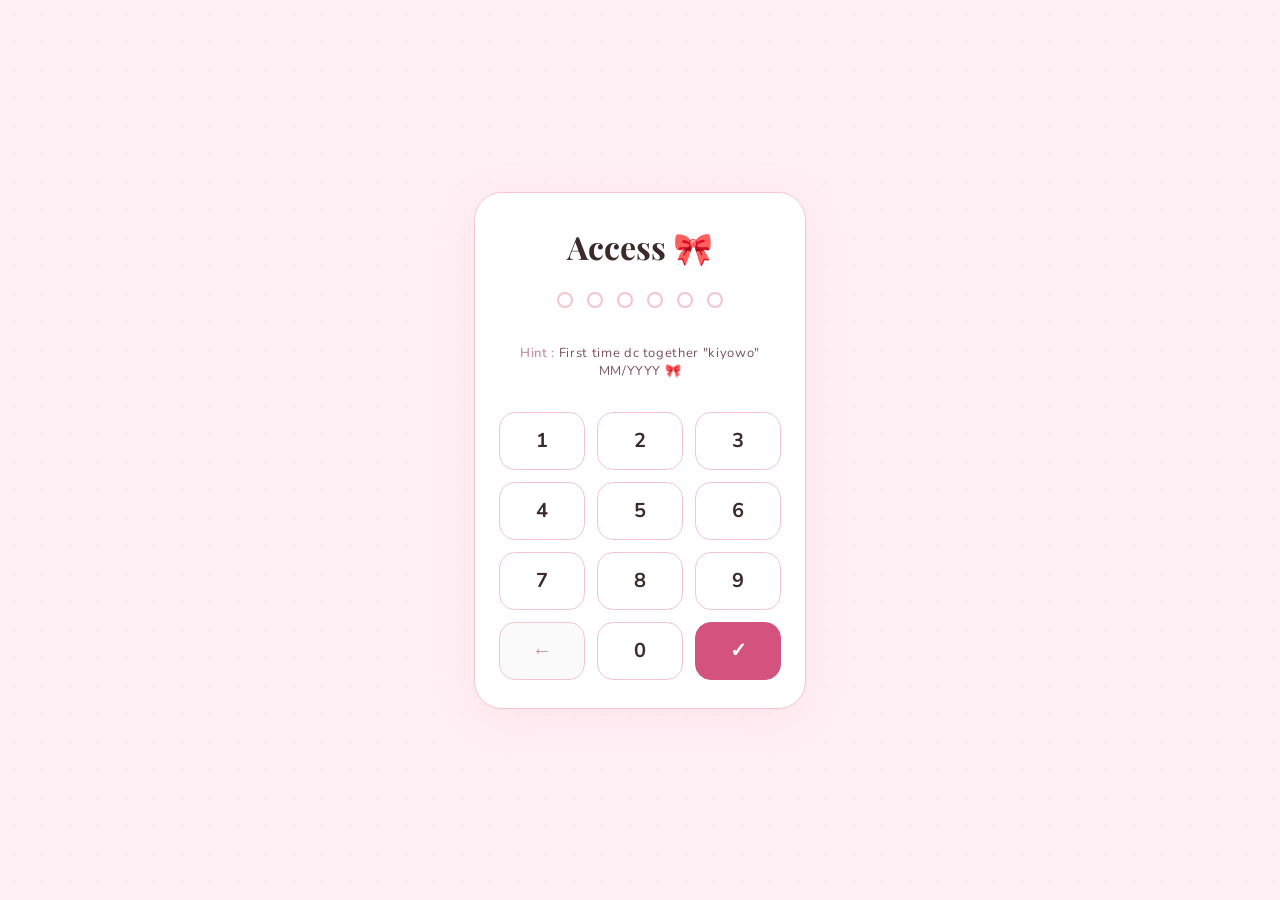
<file: index.html>
<!DOCTYPE html>
<html lang="id">
<head>
  <meta charset="UTF-8">
  <meta name="viewport" content="width=device-width, initial-scale=1.0, maximum-scale=1.0, user-scalable=no">
  <title>Access 🎀</title>
  <link href="https://fonts.googleapis.com/css2?family=Nunito:wght@400;600;700&family=Playfair+Display:ital,wght@0,400;0,600;1,400&display=swap" rel="stylesheet">
  <style>
    :root {
      --pink:       #F4A7B9;
      --pink-deep:  #D4537E;
      --pink-pale:  #FBD0DA;
      --pink-bg:    #FFF0F5;
      --pink-bdr:   #F4C5D0;
      --brown:      #3D2B2B;
      --brown-mid:  #7A5060;
      --mauve:      #C490A0;
    }

    * { margin: 0; padding: 0; box-sizing: border-box; }
    html, body { height: 100%; overflow: hidden; }

    body {
      font-family: 'Nunito', sans-serif;
      background: var(--pink-bg);
      color: var(--brown);
      display: flex;
      align-items: center;
      justify-content: center;
      position: relative;
    }

    /* Dot pattern background (matching original) */
    body::before {
      content: '';
      position: fixed; inset: 0;
      background-image: radial-gradient(circle, #F4A7B918 1.5px, transparent 1.5px);
      background-size: 28px 28px;
      pointer-events: none;
      z-index: 0;
    }

    .lock-container {
      width: 100%;
      max-width: 380px;
      padding: 24px;
      z-index: 1;
      transition: opacity 0.6s ease, transform 0.6s ease;
    }

    .lock-card {
      background: #fff;
      border-radius: 28px;
      padding: 32px 24px 28px;
      box-shadow: 0 8px 40px #F4A7B928, 0 1px 4px #00000008;
      border: 1px solid var(--pink-bdr);
      text-align: center;
      display: flex;
      flex-direction: column;
      align-items: center;
      gap: 20px;
    }

    .lock-title {
      font-family: 'Playfair Display', serif;
      font-size: clamp(24px, 6vw, 32px);
      color: var(--brown);
      margin-bottom: 4px;
    }

    /* Password Dots Display */
    .dots-wrap {
      display: flex;
      gap: 14px;
      height: 24px;
      margin-bottom: 8px;
    }
    .dot {
      width: 16px; height: 16px;
      border-radius: 50%;
      border: 2px solid var(--pink-bdr);
      transition: all 0.25s cubic-bezier(0.34, 1.56, 0.64, 1);
    }
    .dot.filled {
      background: var(--pink-deep);
      border-color: var(--pink-deep);
      transform: scale(1.15);
      box-shadow: 0 0 8px #D4537E40;
    }

    .hint-text {
      font-size: 13px;
      color: var(--mauve);
      font-weight: 600;
      letter-spacing: 0.05em;
      margin-bottom: 12px;
    }
    .hint-text span { color: var(--brown-mid); font-weight: 400; }

    /* Keypad */
    .keypad {
      display: grid;
      grid-template-columns: repeat(3, 1fr);
      gap: 12px;
      width: 100%;
    }
    .key {
      height: 58px;
      border-radius: 16px;
      border: 1.5px solid var(--pink-bdr);
      background: #fff;
      font-family: 'Nunito', sans-serif;
      font-size: 20px;
      font-weight: 700;
      color: var(--brown);
      cursor: pointer;
      transition: all 0.15s ease;
      display: flex;
      align-items: center;
      justify-content: center;
      -webkit-tap-highlight-color: transparent;
    }
    .key:hover, .key:active {
      background: var(--pink-bg);
      transform: scale(0.96);
      border-color: var(--pink);
    }
    .key.action-back { color: var(--mauve); background: #FAFAFA; }
    .key.action-enter {
      background: var(--pink-deep);
      color: #fff;
      border-color: var(--pink-deep);
    }
    .key.action-enter:hover { background: #C03560; }

    /* Animations */
    @keyframes shake {
      0%, 100% { transform: translateX(0); }
      20%, 60% { transform: translateX(-6px); }
      40%, 80% { transform: translateX(6px); }
    }
    .shake { animation: shake 0.4s ease-in-out; }

    .fade-out {
      opacity: 0;
      transform: scale(0.92) translateY(20px);
      pointer-events: none;
    }

    /* Responsive tweaks */
    @media (max-height: 600px) {
      .lock-card { padding: 24px 20px 20px; gap: 16px; }
      .key { height: 50px; font-size: 18px; }
    }
  </style>
</head>
<body>

  <main class="lock-container" id="lockContainer">
    <div class="lock-card" id="lockCard">
      <h1 class="lock-title">Access 🎀</h1>
      
      <div class="dots-wrap" id="dotsWrap">
        <!-- Dots injected by JS -->
      </div>

      <p class="hint-text" id="hintLabel">Hint : <span id="hintValue">Loading...</span></p>

      <div class="keypad" id="keypad">
        <button class="key" data-val="1">1</button>
        <button class="key" data-val="2">2</button>
        <button class="key" data-val="3">3</button>
        <button class="key" data-val="4">4</button>
        <button class="key" data-val="5">5</button>
        <button class="key" data-val="6">6</button>
        <button class="key" data-val="7">7</button>
        <button class="key" data-val="8">8</button>
        <button class="key" data-val="9">9</button>
        <button class="key action-back" data-action="back">←</button>
        <button class="key" data-val="0">0</button>
        <button class="key action-enter" data-action="check">✓</button>
      </div>
    </div>
  </main>

  <script>
    /* =============================================
       🔐 KONFIGURASI PASSWORD & HINT
       Ganti sesuai keinginan kamu!
    ============================================= */
    const CONFIG = {
      password: '092025',          // Password yang benar
      hint: 'First time dc together "kiyowo" MM/YYYY 🎀', // Teks hint
      targetPage: 'birthday.html',     // Halaman tujuan setelah berhasil
      passwordLength: 6                // Jumlah digit yang ditampilkan
    };

    /* ─────────────────────────────────────────────
       LOGIKA UTAMA (JANGAN DIUBAH KECUALI PAHAM)
    ────────────────────────────────────────────── */
    let currentInput = '';
    const dotsWrap = document.getElementById('dotsWrap');
    const lockCard = document.getElementById('lockCard');
    const lockContainer = document.getElementById('lockContainer');
    const hintValue = document.getElementById('hintValue');

    // Set hint
    hintValue.textContent = CONFIG.hint;

    // Generate dots
    function renderDots() {
      dotsWrap.innerHTML = '';
      for (let i = 0; i < CONFIG.passwordLength; i++) {
        const dot = document.createElement('div');
        dot.className = `dot${i < currentInput.length ? ' filled' : ''}`;
        dotsWrap.appendChild(dot);
      }
    }
    renderDots();

    // Handle keypad clicks
    document.getElementById('keypad').addEventListener('click', (e) => {
      const btn = e.target.closest('.key');
      if (!btn) return;

      const val = btn.dataset.val;
      const action = btn.dataset.action;

      if (val !== undefined) {
        if (currentInput.length < CONFIG.passwordLength) {
          currentInput += val;
          renderDots();
          
          // Auto-check jika sudah penuh
          if (currentInput.length === CONFIG.passwordLength) {
            setTimeout(checkPassword, 200);
          }
        }
      } 
      else if (action === 'back') {
        currentInput = currentInput.slice(0, -1);
        renderDots();
        lockCard.classList.remove('shake');
      } 
      else if (action === 'check') {
        checkPassword();
      }
    });

    function checkPassword() {
      if (currentInput === CONFIG.password) {
        // ✅ Benar
        lockContainer.classList.add('fade-out');
        setTimeout(() => {
          window.location.replace(CONFIG.targetPage);
        }, 600);
      } else {
        // ❌ Salah
        lockCard.classList.add('shake');
        // Clear setelah animasi shake selesai
        setTimeout(() => {
          currentInput = '';
          renderDots();
          lockCard.classList.remove('shake');
        }, 450);
      }
    }

    // Support keyboard fisik (laptop/desktop)
    document.addEventListener('keydown', (e) => {
      if (e.key >= '0' && e.key <= '9') {
        const btn = document.querySelector(`.key[data-val="${e.key}"]`);
        if (btn) btn.click();
      } else if (e.key === 'Backspace') {
        document.querySelector('.key[data-action="back"]').click();
      } else if (e.key === 'Enter') {
        document.querySelector('.key[data-action="check"]').click();
      }
    });
  </script>
</body>
</html>
</file>
